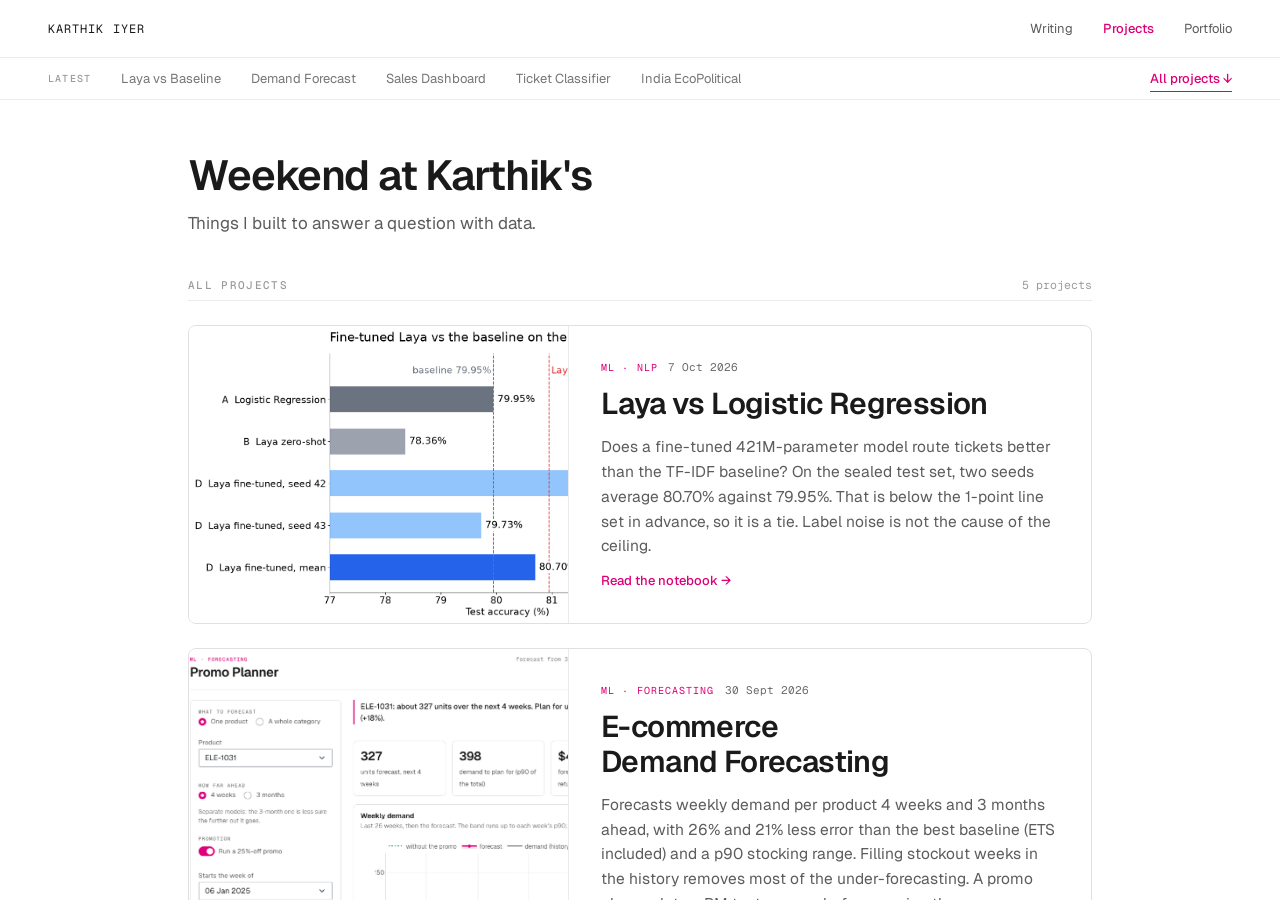
<file: site/index.html>
<!doctype html>
<!-- Site shell for projects.karthikiyer.info.
     No hash / #all-projects -> landing page. #<project id> -> that project in the frame.
     Add a project = one entry in PROJECTS below + one build step in .github/workflows/deploy-dashboard.yml.
     Header mirrors writing.karthikiyer.info (keep in sync by hand): row 1 58px, row 2 42px, 48px side
     padding, 12px Geist Mono name, 13px Geist links, pink #d07 = current, grey #767676 = not current. -->
<html lang="en">
<head>
<meta charset="utf-8">
<meta name="viewport" content="width=device-width, initial-scale=1">
<title>Weekend at Karthik's — Karthik Iyer</title>
<meta name="description" content="Things I built to answer a question with data: an e-commerce demand forecast, an e-commerce sales dashboard, a support ticket classifier, a Laya vs logistic regression comparison and a dashboard of India's economic and political growth.">
<meta property="og:type" content="website">
<meta property="og:url" content="https://projects.karthikiyer.info/">
<meta property="og:title" content="Weekend at Karthik's — Karthik Iyer">
<meta property="og:description" content="Things I built to answer a question with data.">
<meta property="og:image" content="https://projects.karthikiyer.info/img/india-ecopolitical.png">
<meta name="twitter:card" content="summary_large_image">
<link rel="icon" href="icon.svg" type="image/svg+xml">
<link rel="preconnect" href="https://fonts.googleapis.com">
<link rel="preconnect" href="https://fonts.gstatic.com" crossorigin>
<link rel="stylesheet" href="https://fonts.googleapis.com/css2?family=Geist:wght@400;500;600;700&family=Geist+Mono:wght@400;500&display=swap">
<style>
  /* Header + landing dimensions match writing.karthikiyer.info exactly (see the spec in the header comment). */
  :root { --bg: #fff; --surface-1: #fafafa; --line-subtle: #ebebeb; --line: #e0e0e0;
          --ink: #1a1a1a; --ink-secondary: #5c5c5c; --ink-muted: #6b6b6b; --ink-faint: #9b9b9b;
          --ink-quiet: #767676; /* not-current links: 4.5:1 on white */
          --accent-pink: #d07; --accent-teal: #0b7c66;
          --font-sans: "Geist", system-ui, -apple-system, sans-serif;
          --font-mono: "Geist Mono", ui-monospace, SFMono-Regular, monospace; }
  html, body { height: 100%; margin: 0; }
  body { display: flex; flex-direction: column; background: var(--bg); color: var(--ink); font-family: var(--font-sans);
         -webkit-font-smoothing: antialiased; -moz-osx-font-smoothing: grayscale; }
  a { text-decoration: none; }
  a:focus-visible { outline: 2px solid var(--accent-pink); outline-offset: 3px; border-radius: 2px; }

  /* header */
  header { flex: none; background: var(--bg); }
  .row { display: flex; align-items: center; gap: 30px; padding: 0 48px; border-bottom: 1px solid var(--line-subtle); }
  .row-1 { height: 58px; box-sizing: border-box; justify-content: space-between; }
  .row-2 { height: 42px; box-sizing: border-box; overflow-x: auto; scrollbar-width: none; } /* swipe on phones, no bar */
  .row-2::-webkit-scrollbar { display: none; }
  .wordmark { font: 400 12px var(--font-mono); letter-spacing: .09em; text-transform: uppercase; color: var(--ink); white-space: nowrap; }
  .sites { display: flex; gap: 30px; }
  .sites a { font-size: 13px; font-weight: 400; color: var(--ink-secondary); white-space: nowrap; }
  .sites a[aria-current] { color: var(--accent-pink); font-weight: 500; }
  .label { font: 500 10px var(--font-mono); letter-spacing: .12em; text-transform: uppercase; color: var(--ink-faint); white-space: nowrap; }
  .latest { display: flex; gap: 30px; }
  .latest a, .all { font-size: 13px; font-weight: 400; color: var(--ink-quiet); white-space: nowrap;
                    padding: 4px 0; border-bottom: 1px solid transparent; }
  .latest a { max-width: 32ch; overflow: hidden; text-overflow: ellipsis; }
  .latest a[aria-current], .all[aria-current] { color: var(--accent-pink); font-weight: 500; border-bottom-color: var(--accent-pink); }
  .all { margin-left: auto; }
  .latest a:hover, .all:hover, .sites a:hover { color: var(--accent-pink); }

  /* landing page */
  #landing { flex: 1; overflow-y: auto; scroll-behavior: smooth; }
  @media (prefers-reduced-motion: reduce) { #landing { scroll-behavior: auto; } }
  .content { max-width: 1000px; box-sizing: border-box; margin: 0 auto; padding: 52px 48px 112px; }
  .hero h1 { font-size: 42px; font-weight: 600; letter-spacing: -.025em; line-height: 1.1; margin: 0 0 12px; text-wrap: balance; }
  .hero p { margin: 0 0 40px; font-size: 17px; line-height: 1.6; color: var(--ink-secondary); max-width: 620px; }
  .list-head { display: flex; align-items: baseline; justify-content: space-between; padding-bottom: 8px; margin-bottom: 24px;
               border-bottom: 1px solid var(--line-subtle); scroll-margin-top: 16px; }
  .list-head h2 { font: 500 11px var(--font-mono); letter-spacing: .12em; text-transform: uppercase; color: var(--ink-faint); margin: 0; }
  .list-head span { font: 400 11.5px var(--font-mono); color: var(--ink-faint); }
  .cards { display: grid; gap: 24px; }
  .card { display: flex; gap: 32px; border: 1px solid var(--line); border-radius: 8px; overflow: hidden; }
  .thumb { flex: none; width: 380px; box-sizing: border-box; display: block; background: var(--surface-1); border-right: 1px solid var(--line-subtle); overflow: hidden; }
  .thumb img { width: 100%; height: 100%; object-fit: cover; object-position: top left; display: block; }
  .text { flex: 1; min-width: 0; padding: 34px 34px 34px 0; display: flex; flex-direction: column; gap: 13px; }
  .meta { display: flex; flex-wrap: wrap; align-items: center; gap: 10px; font: 400 11px var(--font-mono); color: var(--ink-muted); }
  .kind { font: 400 10px var(--font-mono); letter-spacing: .11em; text-transform: uppercase; color: var(--accent-pink); }
  .text h3 { font-size: 30px; font-weight: 600; letter-spacing: -.02em; line-height: 1.16; margin: 0; text-wrap: balance; }
  .text h3 a { color: inherit; }
  .text p { margin: 0; font-size: 15.5px; line-height: 1.6; color: var(--ink-secondary); }
  .links { display: flex; flex-wrap: wrap; gap: 6px 20px; font-size: 13px; font-weight: 500; }
  .links a { color: var(--accent-pink); }
  .links a.other { color: var(--ink-secondary); }
  footer { display: flex; justify-content: space-between; flex-wrap: wrap; gap: 8px 16px; padding: 24px 48px;
           border-top: 1px solid var(--line-subtle); font-size: 13px; color: var(--ink-secondary); }
  footer a { color: var(--accent-teal); }

  /* project view */
  iframe { flex: 1; width: 100%; border: 0; background: var(--bg); }

  @media (max-width: 640px) {
    .row { padding: 0 16px; gap: 18px; }
    .row-1 { height: auto; min-height: 58px; flex-wrap: wrap; row-gap: 6px; padding-block: 10px; }
    .sites, .latest { gap: 18px; }
    .content { padding: 36px 16px 64px; }
    .hero h1 { font-size: 32px; }
    .card { flex-direction: column; gap: 0; }
    .thumb { width: auto; max-height: 220px; border-right: 0; border-bottom: 1px solid var(--line-subtle); }
    .text { padding: 22px 20px 24px; }
    .text h3 { font-size: 24px; }
    footer { padding: 18px 16px; }
  }
</style>
</head>
<body>
<header>
  <div class="row row-1">
    <a class="wordmark" href="#">Karthik Iyer</a>
    <nav class="sites" aria-label="Sites">
      <a href="https://writing.karthikiyer.info">Writing</a>
      <a href="#" aria-current="page">Projects</a>
      <a href="https://karthikiyer.info">Portfolio</a>
    </nav>
  </div>
  <nav class="row row-2" aria-label="Latest projects">
    <span class="label">Latest</span>
    <div class="latest"></div>
    <a class="all" href="#all-projects"></a>
  </nav>
</header>

<main id="landing">
  <div class="content">
    <div class="hero">
      <h1>Weekend at Karthik's</h1>
      <p>Things I built to answer a question with data.</p>
    </div>
    <div class="list-head" id="all-projects"><h2>All projects</h2><span></span></div>
    <div class="cards"></div>
  </div>
  <footer><span>Karthik Iyer — data &amp; AI engineering</span><a href="https://karthikiyer.info">karthikiyer.info</a></footer>
</main>

<iframe title="Project" hidden></iframe>

<script>
  // Newest first. The latest bar shows the first five; the landing page shows all.
  const PROJECTS = [
    { id: "laya", src: "laya/", short: "Laya vs Baseline", name: "Laya vs Logistic Regression",
      kind: "ML · NLP", date: "7 Oct 2026", img: "img/laya-vs-baseline.png",
      alt: "Bar chart of test accuracy: the baseline at 79.95%, Laya zero-shot at 78.36%, fine-tuned Laya at 79.73% and 81.66% for two seeds, and a red line at 80.95%",
      summary: "Does a fine-tuned 421M-parameter model route tickets better than the TF-IDF baseline? On the sealed test set, two seeds average 80.70% against 79.95%. That is below the 1-point line set in advance, so it is a tie. Label noise is not the cause of the ceiling.",
      links: [["Read the notebook →", "#laya"]] },
    { id: "forecast", src: "forecast/", pages: { "forecast-app": "forecast-app/" }, short: "Demand Forecast", name: "E-commerce Demand Forecasting",
      kind: "ML · Forecasting", date: "30 Sept 2026", img: "img/demand-forecast.png",
      alt: "The promo planner: a product's weekly demand history, then a 4-week forecast with its p90 band and two promo weeks shaded",
      summary: "Forecasts weekly demand per product 4 weeks and 3 months ahead, with 26% and 21% less error than the best baseline (ETS included) and a p90 stocking range. Filling stockout weeks in the history removes most of the under-forecasting. A promo planner lets a PM test promos before running them.",
      links: [["Read the method →", "#forecast"], ["Plan a promo →", "#forecast-app", "other"]] },
    { id: "sales", src: "sales/", short: "Sales Dashboard", name: "E-commerce Sales Dashboard",
      kind: "Python · Shiny", date: "30 Sept 2026", img: "img/sales-dashboard.png",
      alt: "The sales dashboard: revenue share vs unit share by category, and a curve showing 154 of 320 products make 80% of revenue",
      summary: "Five questions a sales manager asks of 131 weeks of product sales. Promotions lose revenue in 6 of 8 categories, stockouts cost 3.9% of revenue, and a sales-only rule spots dying products about 4 weeks before they go.",
      links: [["Open the dashboard →", "#sales"]] },
    { id: "tickets", src: "tickets/", short: "Ticket Classifier", name: "Support Ticket Classifier",
      kind: "ML · NLP", date: "24 Sept 2026", img: "img/ticket-classifier.svg",
      alt: "Diagram: ticket text goes into a TF-IDF and logistic regression model and is routed to Incident, Request, Problem or Change",
      summary: "Routes a ticket by type from its text alone. 79.9% accuracy on a held-out test; tickets above 0.75 confidence (46% of them) are auto-routed at 96.4%.",
      links: [["Read the notebook →", "#tickets"],
              ["Read the post ↗", "https://writing.karthikiyer.info/the-model-was-fine-the-labels-werent/", "other"]] },
    { id: "india", src: "india/", short: "India EcoPolitical", name: "India EcoPolitical Growth",
      kind: "R · Shiny", date: "Aug 2026", img: "img/india-ecopolitical.png",
      alt: "The India EcoPolitical dashboard: GDP and sector-share charts with a year-range slider",
      summary: "64 indicators from World Bank, IMF and V-Dem, 1789–2031, asking what India's growth actually delivered across economy, state, society and politics.",
      links: [["Open the dashboard →", "#india"]] },
  ];

  const $ = s => document.querySelector(s);
  const esc = s => s.replace(/[&<>"]/g, c => ({ "&": "&amp;", "<": "&lt;", ">": "&gt;", '"': "&quot;" }[c]));

  $(".latest").innerHTML = PROJECTS.slice(0, 5).map(p => `<a href="#${p.id}" title="${esc(p.name)}">${esc(p.short)}</a>`).join("");
  $(".list-head span").textContent = `${PROJECTS.length} project${PROJECTS.length === 1 ? "" : "s"}`;
  $(".cards").innerHTML = PROJECTS.map(p => `
    <article class="card">
      <a class="thumb" href="#${p.id}" tabindex="-1" aria-hidden="true"><img src="${p.img}" alt="${esc(p.alt)}" loading="lazy"></a>
      <div class="text">
        <div class="meta"><span class="kind">${esc(p.kind)}</span><span>${esc(p.date)}</span></div>
        <h3><a href="#${p.id}">${esc(p.name)}</a></h3>
        <p>${esc(p.summary)}</p>
        <div class="links">${p.links.map(([t, h, c]) => `<a href="${h}"${c ? ` class="${c}"` : ""}>${esc(t)}</a>`).join("")}</div>
      </div>
    </article>`).join("");

  const landing = $("#landing"), frame = $("iframe"), all = $(".all");

  function show() {
    const id = location.hash.slice(1);
    // A project can have extra pages ({ pages: { "<hash>": "<src>" } }); they open in the frame under the same project.
    const project = PROJECTS.find(p => p.id === id || p.pages?.[id]);
    const src = project?.pages?.[id] ?? project?.src;
    document.querySelectorAll(".latest a").forEach(a =>
      project && a.hash === "#" + project.id ? a.setAttribute("aria-current", "page") : a.removeAttribute("aria-current"));

    if (project) {
      // The frame keeps its page while hidden, so going back to the same project is instant.
      if (frame.getAttribute("src") !== src) frame.src = src;
      frame.title = project.name;
      frame.hidden = false; landing.hidden = true;
      all.removeAttribute("aria-current"); all.textContent = "All projects →"; all.href = "#";
      document.title = `${project.name} — Weekend at Karthik's`;
    } else {
      frame.hidden = true; landing.hidden = false;
      all.setAttribute("aria-current", "page"); all.textContent = "All projects ↓"; all.href = "#all-projects";
      document.title = "Weekend at Karthik's — Karthik Iyer";
      if (id === "all-projects") $("#all-projects").scrollIntoView({ block: "start" });
      else landing.scrollTop = 0;
    }
  }
  addEventListener("hashchange", show);
  show();
</script>
</body>
</html>
</file>
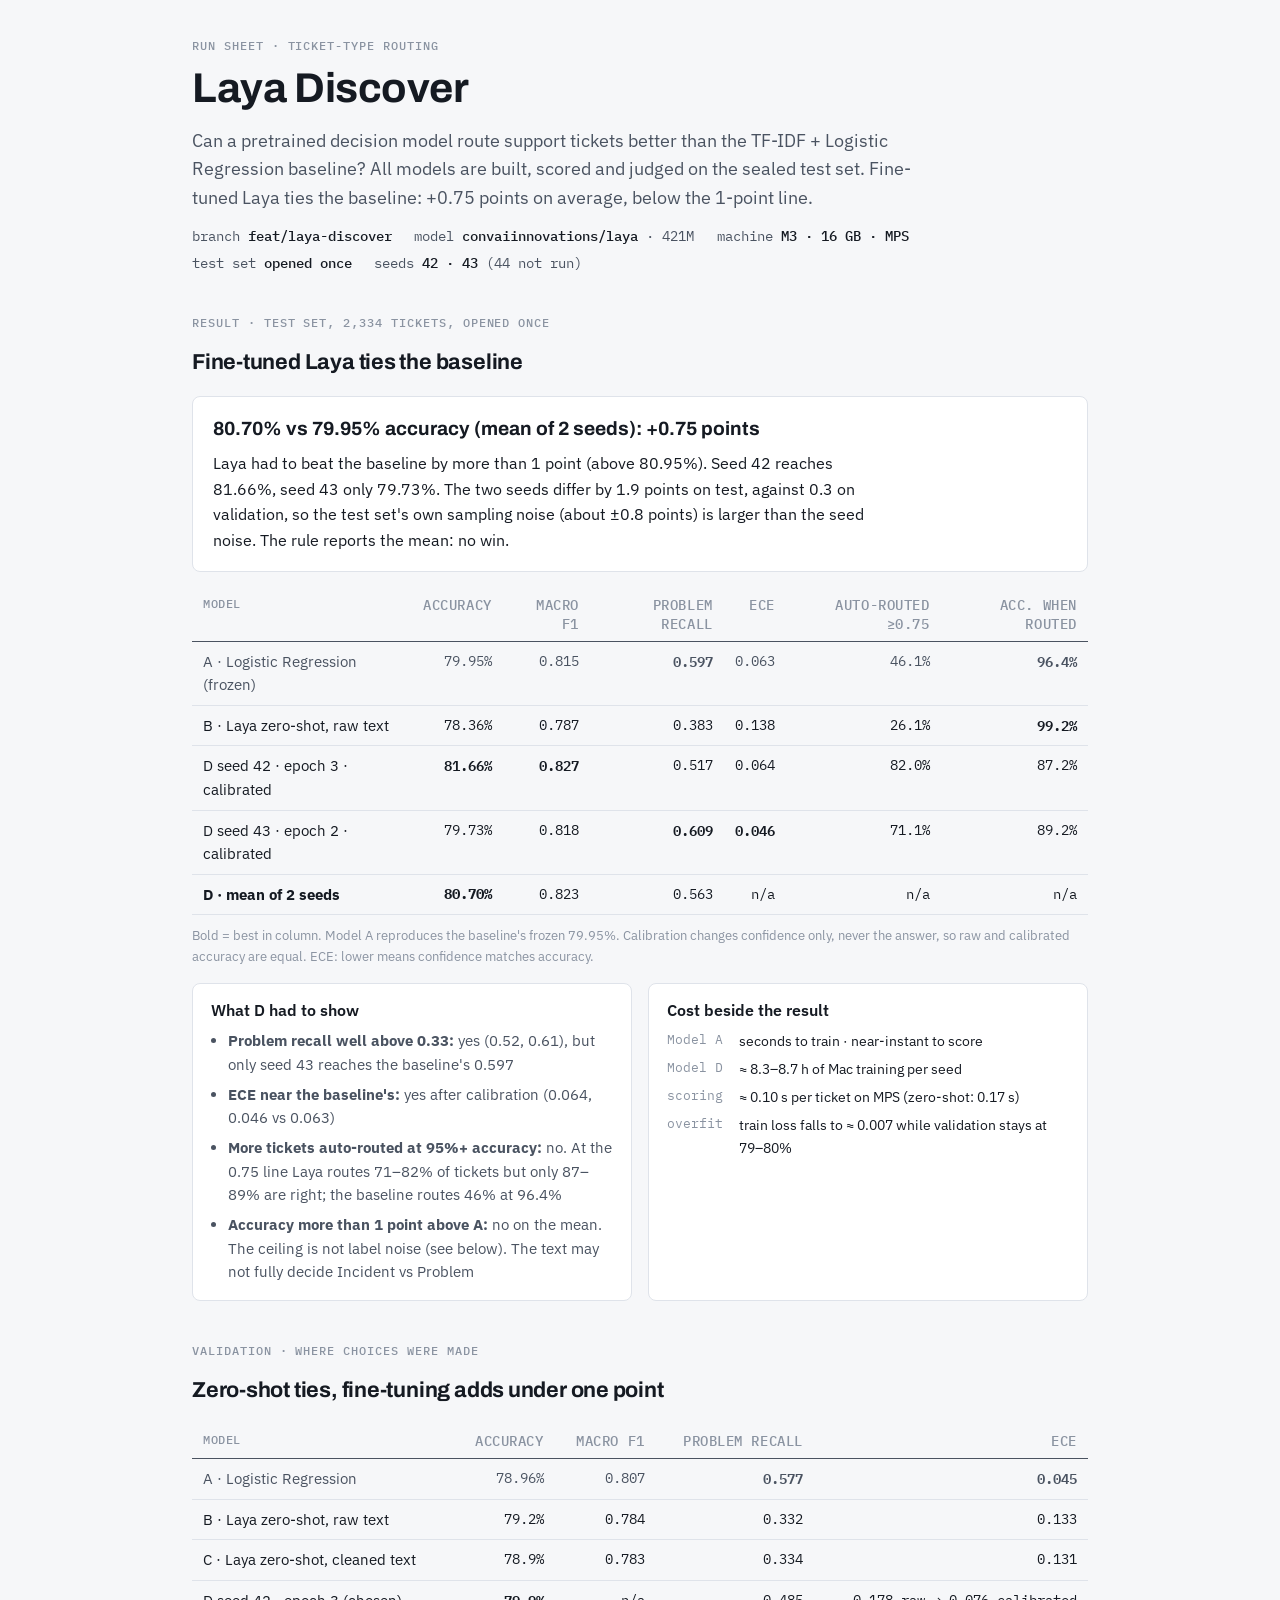
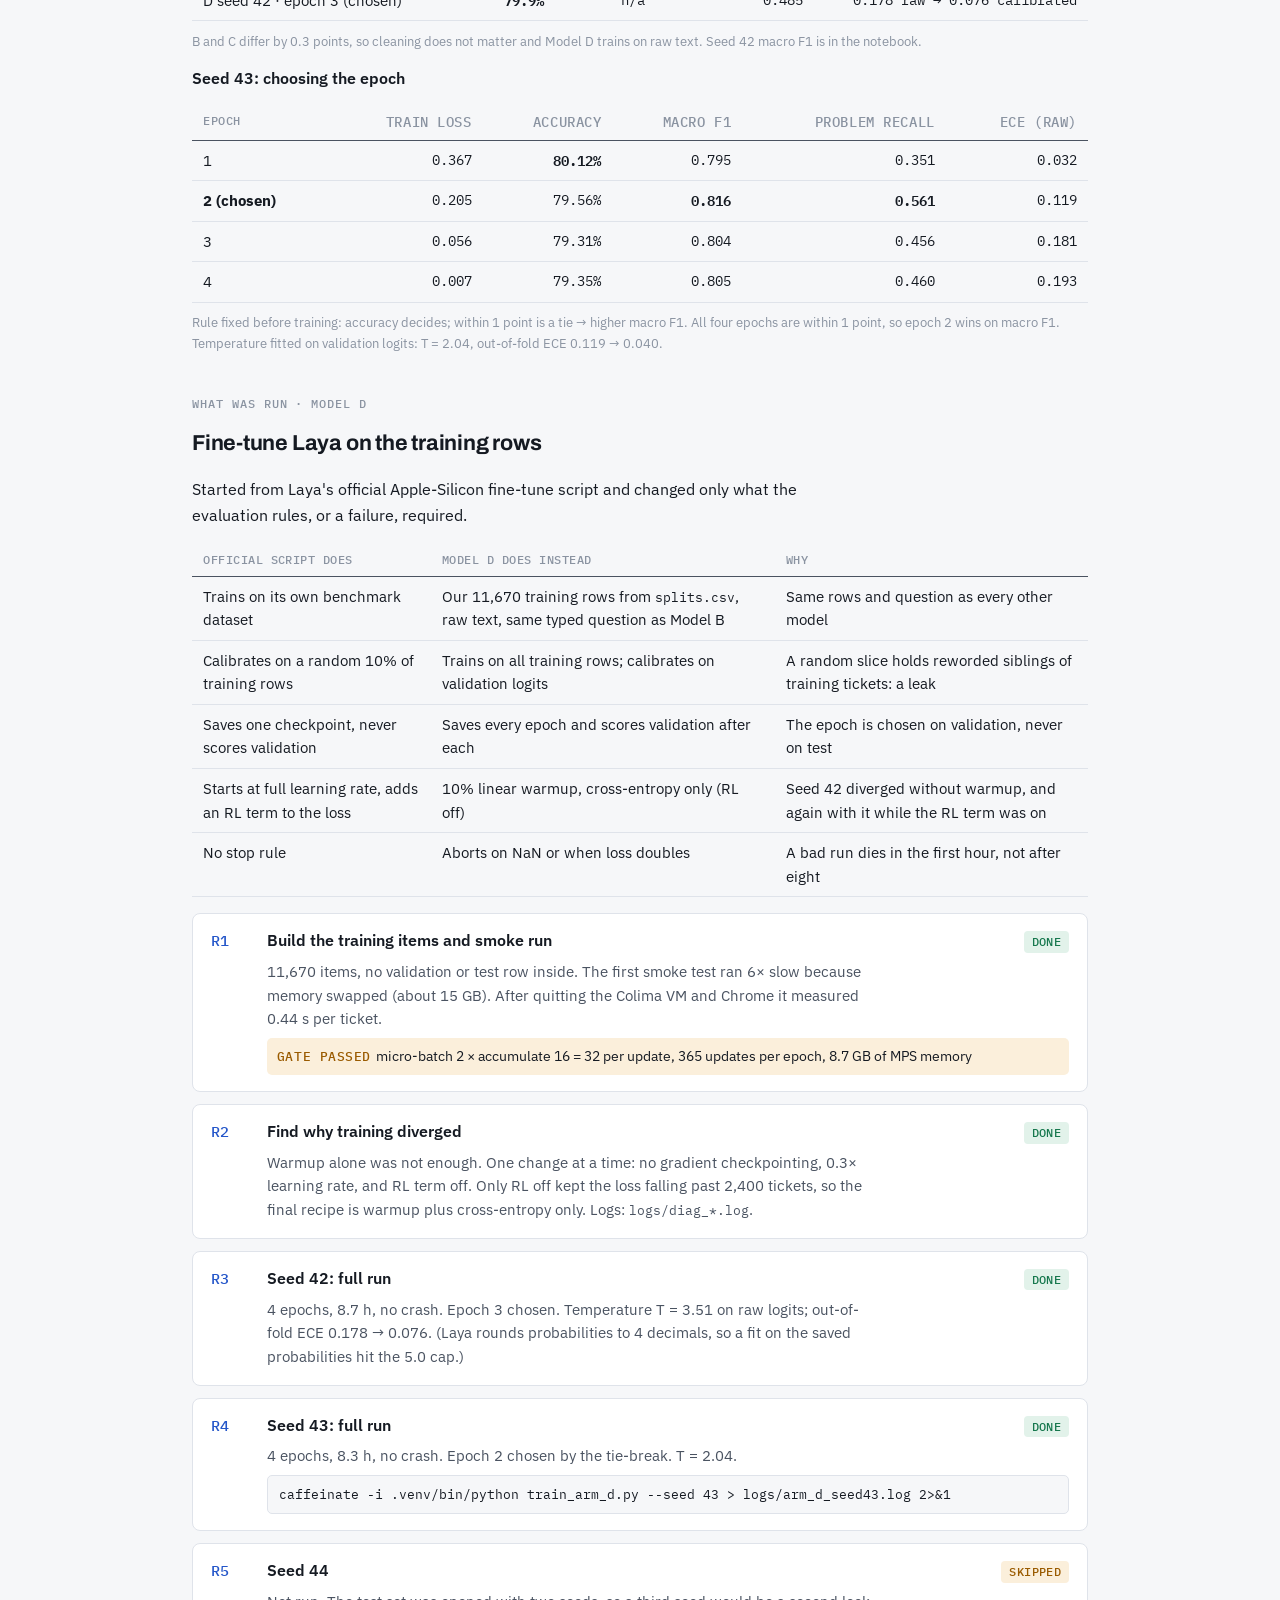
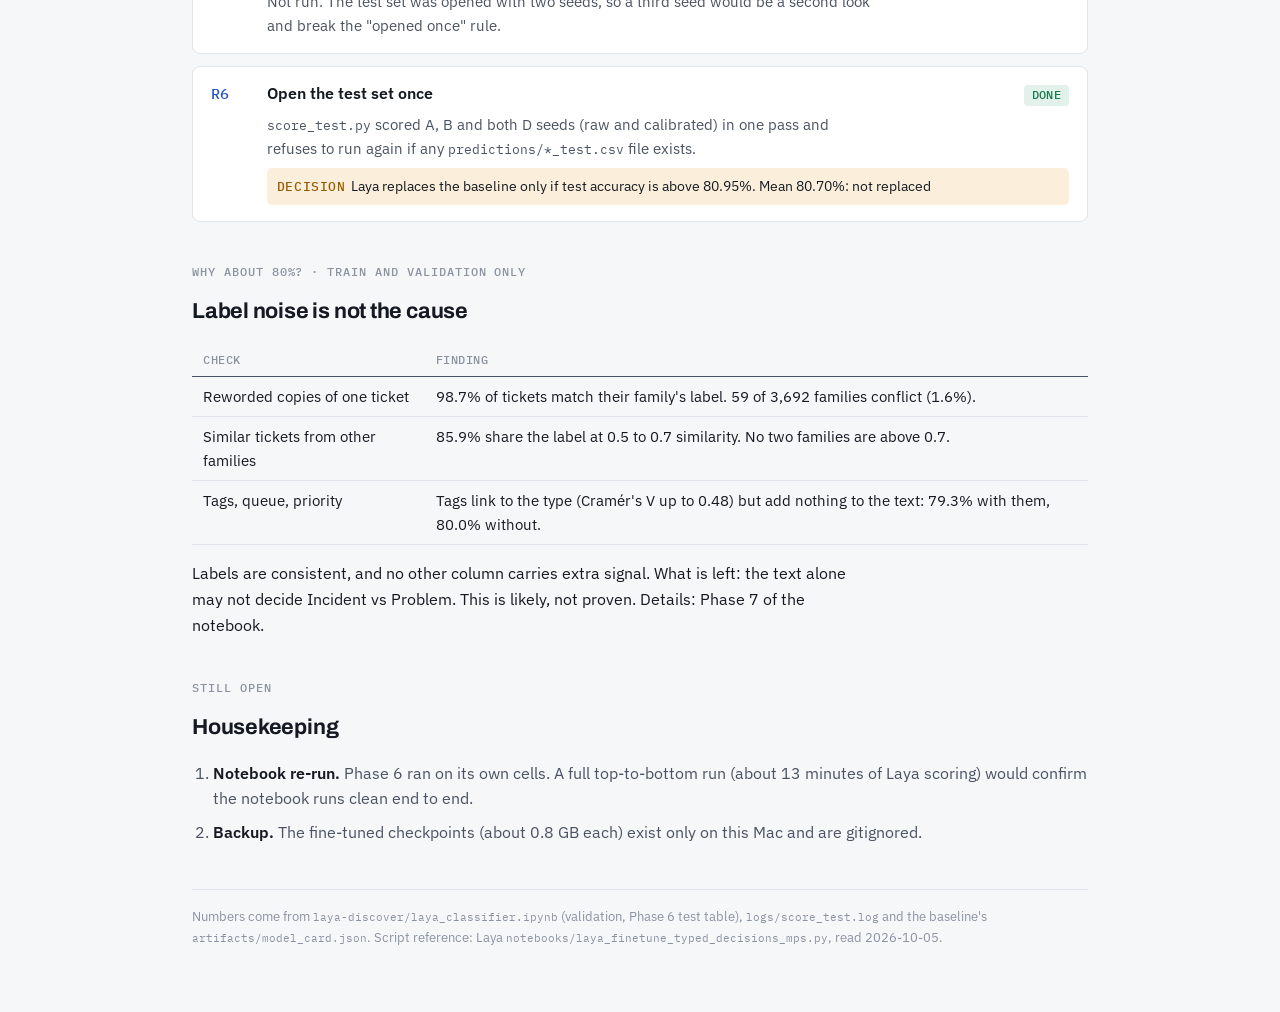
<file: laya-discover/run-sheet.html>
<!doctype html>
<html lang="en">
<meta charset="utf-8">
<meta name="viewport" content="width=device-width, initial-scale=1, viewport-fit=cover">
<title>Laya Discover</title>
<link rel="preconnect" href="https://fonts.googleapis.com">
<link rel="preconnect" href="https://fonts.gstatic.com" crossorigin>
<link rel="stylesheet" href="https://fonts.googleapis.com/css2?family=Archivo:wght@500;700&family=IBM+Plex+Sans:ital,wght@0,400;0,600;1,400&family=IBM+Plex+Mono:wght@400;500&display=swap">
<style>
/* Layout: a single run-sheet column (status → results → what's built → next run → open questions), wide items scroll in their own boxes */
:root {
  --paper: #f6f7f9;
  --sheet: #ffffff;
  --ink: #151a22;
  --ink-2: #4a5361;
  --faint: #8a93a1;
  --rule: #dfe3ea;
  --accent: #2456c9;
  --accent-wash: #e8eefb;
  --arm-a: #6b7584;
  --arm-b: #2456c9;
  --good: #17784e; --good-wash: #e2f2ea;
  --warn: #9a5b00; --warn-wash: #fbefdb;
  --bad: #b3362a; --bad-wash: #fbe6e3;
  --display: "Archivo", "Helvetica Neue", Arial, sans-serif;
  --body: "IBM Plex Sans", -apple-system, "Segoe UI", sans-serif;
  --mono: "IBM Plex Mono", ui-monospace, Menlo, monospace;
}
@media (prefers-color-scheme: dark) {
  :root:not([data-theme="light"]) {
    --paper: #12151a; --sheet: #1a1e25; --ink: #e8ebf0; --ink-2: #b4bcc8; --faint: #7f8896; --rule: #2c323c;
    --accent: #7fa3f0; --accent-wash: #1d2840; --arm-a: #9aa3b1; --arm-b: #7fa3f0;
    --good: #5fcb97; --good-wash: #16301f; --warn: #e6b25e; --warn-wash: #352712; --bad: #f08a7d; --bad-wash: #3a1c18;
    color-scheme: dark;
  }
}
:root[data-theme="dark"] {
  --paper: #12151a; --sheet: #1a1e25; --ink: #e8ebf0; --ink-2: #b4bcc8; --faint: #7f8896; --rule: #2c323c;
  --accent: #7fa3f0; --accent-wash: #1d2840; --arm-a: #9aa3b1; --arm-b: #7fa3f0;
  --good: #5fcb97; --good-wash: #16301f; --warn: #e6b25e; --warn-wash: #352712; --bad: #f08a7d; --bad-wash: #3a1c18;
  color-scheme: dark;
}

* { box-sizing: border-box; }
body { margin: 0; background: var(--paper); color: var(--ink); font: 400 1rem/1.6 var(--body); padding-inline: 1.25rem; padding-block: 2.5rem 4rem; }
main { max-width: 56rem; margin: 0 auto; display: grid; gap: 2.75rem; }
h1, h2 { font-family: var(--display); font-weight: 700; text-wrap: balance; margin: 0; letter-spacing: -0.01em; }
h1 { font-size: clamp(1.9rem, 4vw, 2.6rem); line-height: 1.1; }
h2 { font-size: 1.35rem; }
h3 { font: 600 1rem/1.35 var(--body); margin: 0; }
p { margin: 0; max-width: 68ch; }
code, .mono { font-family: var(--mono); font-size: 0.86em; }
a { color: var(--accent); }
section { display: grid; gap: 1rem; }
.eyebrow { font: 500 0.75rem/1 var(--mono); letter-spacing: 0.08em; text-transform: uppercase; color: var(--faint); }
.lede { font-size: 1.12rem; color: var(--ink-2); }

/* header */
header { display: grid; gap: 0.9rem; }
.facts { display: flex; flex-wrap: wrap; gap: 0.5rem 1.4rem; font: 0.85rem/1.4 var(--mono); color: var(--ink-2); }
.facts b { color: var(--ink); font-weight: 500; }

/* pills */
.pill { display: inline-block; font: 500 0.72rem/1 var(--mono); letter-spacing: 0.04em; text-transform: uppercase; padding: 0.3rem 0.5rem; border-radius: 4px; white-space: nowrap; }
.pill.done { background: var(--good-wash); color: var(--good); }
.pill.next { background: var(--accent-wash); color: var(--accent); }
.pill.gate { background: var(--warn-wash); color: var(--warn); }
.pill.risk { background: var(--bad-wash); color: var(--bad); }

/* results */
.verdict { background: var(--sheet); border: 1px solid var(--rule); border-radius: 8px; padding: 1.1rem 1.25rem; display: grid; gap: 0.4rem; }
.verdict strong { font-family: var(--display); font-size: 1.2rem; font-weight: 700; }
.scroll { overflow-x: auto; }
table { border-collapse: collapse; width: 100%; font-size: 0.92rem; font-variant-numeric: tabular-nums; }
th, td { padding: 0.5rem 0.7rem; border-bottom: 1px solid var(--rule); text-align: left; vertical-align: top; }
th { font: 500 0.75rem/1.3 var(--mono); letter-spacing: 0.04em; text-transform: uppercase; color: var(--faint); border-bottom-color: var(--ink-2); }
td.n, th.n { text-align: right; font-family: var(--mono); font-size: 0.88rem; }
td.best { font-weight: 600; color: var(--ink); }
tr.base td { color: var(--ink-2); }
caption { caption-side: bottom; text-align: left; font-size: 0.82rem; color: var(--faint); padding-top: 0.6rem; }

figure { margin: 0; background: var(--sheet); border: 1px solid var(--rule); border-radius: 8px; padding: 1rem 1.1rem 0.8rem; }
figure svg { display: block; width: 100%; height: auto; min-width: 34rem; }
figcaption { font-size: 0.82rem; color: var(--faint); margin-top: 0.4rem; }
svg text { font-family: var(--mono); fill: var(--ink-2); }
svg .lbl { fill: var(--ink); font-family: var(--body); }
svg .grid { stroke: var(--rule); stroke-width: 1; }
svg .barA { fill: var(--arm-a); }
svg .barB { fill: var(--arm-b); }

/* pipeline */
.pipe { background: var(--sheet); border: 1px solid var(--rule); border-radius: 8px; padding: 1rem 1.1rem; overflow-x: auto; }
.pipe pre { margin: 0; font: 0.8rem/1.55 var(--mono); color: var(--ink); }
.pipe .ok { color: var(--good); }
.pipe .dim { color: var(--faint); }

.list { display: grid; gap: 0; border-top: 1px solid var(--rule); }
.item { display: grid; grid-template-columns: minmax(0, 1fr) auto; gap: 0.25rem 1rem; padding: 0.75rem 0; border-bottom: 1px solid var(--rule); }
.item p { grid-column: 1 / -1; color: var(--ink-2); font-size: 0.92rem; }
.item h3 code { font-size: 0.85em; }

/* run plan */
.steps { display: grid; gap: 0.75rem; counter-reset: step; }
.step { display: grid; grid-template-columns: 2.6rem minmax(0, 1fr); gap: 0 0.9rem; background: var(--sheet); border: 1px solid var(--rule); border-radius: 8px; padding: 1rem 1.1rem; }
.step::before { counter-increment: step; content: "R" counter(step); font: 500 0.95rem/1.4 var(--mono); color: var(--accent); }
.step > div { display: grid; gap: 0.45rem; }
.step .head { display: flex; flex-wrap: wrap; align-items: baseline; justify-content: space-between; gap: 0.4rem 1rem; }
.step p { color: var(--ink-2); font-size: 0.93rem; }
.gate-line { font-size: 0.88rem; color: var(--ink); background: var(--warn-wash); border-radius: 5px; padding: 0.45rem 0.65rem; }
.gate-line b { color: var(--warn); font-family: var(--mono); font-weight: 500; font-size: 0.82rem; letter-spacing: 0.04em; text-transform: uppercase; margin-right: 0.35rem; }
.cmd { font: 0.8rem/1.5 var(--mono); background: var(--paper); border: 1px solid var(--rule); border-radius: 5px; padding: 0.55rem 0.7rem; overflow-x: auto; white-space: pre; }

.twocol { display: grid; grid-template-columns: repeat(auto-fit, minmax(17rem, 1fr)); gap: 1rem; }
.panel { background: var(--sheet); border: 1px solid var(--rule); border-radius: 8px; padding: 1rem 1.1rem; display: grid; gap: 0.5rem; align-content: start; }
.panel ul { margin: 0; padding-left: 1.1rem; display: grid; gap: 0.35rem; font-size: 0.93rem; color: var(--ink-2); }
.kv { display: grid; grid-template-columns: auto 1fr; gap: 0.3rem 1rem; font-size: 0.9rem; }
.kv dt { font-family: var(--mono); font-size: 0.82rem; color: var(--faint); }
.kv dd { margin: 0; font-variant-numeric: tabular-nums; }
.est { font-size: 0.82rem; color: var(--faint); }

ol.q { margin: 0; padding-left: 1.3rem; display: grid; gap: 0.5rem; color: var(--ink-2); }
ol.q b { color: var(--ink); font-weight: 600; }
footer { font-size: 0.82rem; color: var(--faint); border-top: 1px solid var(--rule); padding-top: 1rem; }

@media (max-width: 34rem) {
  .step { grid-template-columns: 1fr; gap: 0.3rem; }
}
</style>

<main>
  <header>
    <p class="eyebrow">Run sheet · ticket-type routing</p>
    <h1>Laya Discover</h1>
    <p class="lede">Can a pretrained decision model route support tickets better than the TF-IDF + Logistic Regression baseline? All models are built, scored and judged on the sealed test set. Fine-tuned Laya ties the baseline: +0.75 points on average, below the 1-point line.</p>
    <div class="facts">
      <span>branch <b>feat/laya-discover</b></span>
      <span>model <b>convaiinnovations/laya</b> · 421M</span>
      <span>machine <b>M3 · 16 GB · MPS</b></span>
      <span>test set <b>opened once</b></span>
      <span>seeds <b>42 · 43</b> (44 not run)</span>
    </div>
  </header>

  <section>
    <p class="eyebrow">Result · test set, 2,334 tickets, opened once</p>
    <h2>Fine-tuned Laya ties the baseline</h2>
    <div class="verdict">
      <strong>80.70% vs 79.95% accuracy (mean of 2 seeds): +0.75 points</strong>
      <p>Laya had to beat the baseline by more than 1 point (above 80.95%). Seed 42 reaches 81.66%, seed 43 only 79.73%. The two seeds differ by 1.9 points on test, against 0.3 on validation, so the test set's own sampling noise (about ±0.8 points) is larger than the seed noise. The rule reports the mean: no win.</p>
    </div>
    <div class="scroll">
      <table>
        <thead><tr><th>Model</th><th class="n">Accuracy</th><th class="n">Macro F1</th><th class="n">Problem recall</th><th class="n">ECE</th><th class="n">Auto-routed ≥0.75</th><th class="n">Acc. when routed</th></tr></thead>
        <tbody>
          <tr class="base"><td>A · Logistic Regression (frozen)</td><td class="n">79.95%</td><td class="n">0.815</td><td class="n best">0.597</td><td class="n">0.063</td><td class="n">46.1%</td><td class="n best">96.4%</td></tr>
          <tr><td>B · Laya zero-shot, raw text</td><td class="n">78.36%</td><td class="n">0.787</td><td class="n">0.383</td><td class="n">0.138</td><td class="n">26.1%</td><td class="n best">99.2%</td></tr>
          <tr><td>D seed 42 · epoch 3 · calibrated</td><td class="n best">81.66%</td><td class="n best">0.827</td><td class="n">0.517</td><td class="n">0.064</td><td class="n">82.0%</td><td class="n">87.2%</td></tr>
          <tr><td>D seed 43 · epoch 2 · calibrated</td><td class="n">79.73%</td><td class="n">0.818</td><td class="n best">0.609</td><td class="n best">0.046</td><td class="n">71.1%</td><td class="n">89.2%</td></tr>
          <tr><td><b>D · mean of 2 seeds</b></td><td class="n"><b>80.70%</b></td><td class="n">0.823</td><td class="n">0.563</td><td class="n">n/a</td><td class="n">n/a</td><td class="n">n/a</td></tr>
        </tbody>
        <caption>Bold = best in column. Model A reproduces the baseline's frozen 79.95%. Calibration changes confidence only, never the answer, so raw and calibrated accuracy are equal. ECE: lower means confidence matches accuracy.</caption>
      </table>
    </div>

    <div class="twocol">
      <div class="panel">
        <h3>What D had to show</h3>
        <ul>
          <li><b>Problem recall well above 0.33:</b> yes (0.52, 0.61), but only seed 43 reaches the baseline's 0.597</li>
          <li><b>ECE near the baseline's:</b> yes after calibration (0.064, 0.046 vs 0.063)</li>
          <li><b>More tickets auto-routed at 95%+ accuracy:</b> no. At the 0.75 line Laya routes 71–82% of tickets but only 87–89% are right; the baseline routes 46% at 96.4%</li>
          <li><b>Accuracy more than 1 point above A:</b> no on the mean. The ceiling is not label noise (see below). The text may not fully decide Incident vs Problem</li>
        </ul>
      </div>
      <div class="panel">
        <h3>Cost beside the result</h3>
        <div class="kv">
          <dt>Model A</dt><dd>seconds to train · near-instant to score</dd>
          <dt>Model D</dt><dd>≈ 8.3–8.7 h of Mac training per seed</dd>
          <dt>scoring</dt><dd>≈ 0.10 s per ticket on MPS (zero-shot: 0.17 s)</dd>
          <dt>overfit</dt><dd>train loss falls to ≈ 0.007 while validation stays at 79–80%</dd>
        </div>
      </div>
    </div>
  </section>

  <section>
    <p class="eyebrow">Validation · where choices were made</p>
    <h2>Zero-shot ties, fine-tuning adds under one point</h2>
    <div class="scroll">
      <table>
        <thead><tr><th>Model</th><th class="n">Accuracy</th><th class="n">Macro F1</th><th class="n">Problem recall</th><th class="n">ECE</th></tr></thead>
        <tbody>
          <tr class="base"><td>A · Logistic Regression</td><td class="n">78.96%</td><td class="n">0.807</td><td class="n best">0.577</td><td class="n best">0.045</td></tr>
          <tr><td>B · Laya zero-shot, raw text</td><td class="n">79.2%</td><td class="n">0.784</td><td class="n">0.332</td><td class="n">0.133</td></tr>
          <tr><td>C · Laya zero-shot, cleaned text</td><td class="n">78.9%</td><td class="n">0.783</td><td class="n">0.334</td><td class="n">0.131</td></tr>
          <tr><td>D seed 42 · epoch 3 (chosen)</td><td class="n best">79.9%</td><td class="n">n/a</td><td class="n">0.485</td><td class="n">0.178 raw → 0.076 calibrated</td></tr>
        </tbody>
        <caption>B and C differ by 0.3 points, so cleaning does not matter and Model D trains on raw text. Seed 42 macro F1 is in the notebook.</caption>
      </table>
    </div>
    <h3>Seed 43: choosing the epoch</h3>
    <div class="scroll">
      <table>
        <thead><tr><th>Epoch</th><th class="n">Train loss</th><th class="n">Accuracy</th><th class="n">Macro F1</th><th class="n">Problem recall</th><th class="n">ECE (raw)</th></tr></thead>
        <tbody>
          <tr><td>1</td><td class="n">0.367</td><td class="n best">80.12%</td><td class="n">0.795</td><td class="n">0.351</td><td class="n">0.032</td></tr>
          <tr><td><b>2 (chosen)</b></td><td class="n">0.205</td><td class="n">79.56%</td><td class="n best">0.816</td><td class="n best">0.561</td><td class="n">0.119</td></tr>
          <tr><td>3</td><td class="n">0.056</td><td class="n">79.31%</td><td class="n">0.804</td><td class="n">0.456</td><td class="n">0.181</td></tr>
          <tr><td>4</td><td class="n">0.007</td><td class="n">79.35%</td><td class="n">0.805</td><td class="n">0.460</td><td class="n">0.193</td></tr>
        </tbody>
        <caption>Rule fixed before training: accuracy decides; within 1 point is a tie → higher macro F1. All four epochs are within 1 point, so epoch 2 wins on macro F1. Temperature fitted on validation logits: T = 2.04, out-of-fold ECE 0.119 → 0.040.</caption>
      </table>
    </div>
  </section>

  <section>
    <p class="eyebrow">What was run · Model D</p>
    <h2>Fine-tune Laya on the training rows</h2>
    <p>Started from Laya's official Apple-Silicon fine-tune script and changed only what the evaluation rules, or a failure, required.</p>

    <div class="scroll">
      <table>
        <thead><tr><th>Official script does</th><th>Model D does instead</th><th>Why</th></tr></thead>
        <tbody>
          <tr><td>Trains on its own benchmark dataset</td><td>Our 11,670 training rows from <code>splits.csv</code>, raw text, same typed question as Model B</td><td>Same rows and question as every other model</td></tr>
          <tr><td>Calibrates on a random 10% of training rows</td><td>Trains on all training rows; calibrates on validation logits</td><td>A random slice holds reworded siblings of training tickets: a leak</td></tr>
          <tr><td>Saves one checkpoint, never scores validation</td><td>Saves every epoch and scores validation after each</td><td>The epoch is chosen on validation, never on test</td></tr>
          <tr><td>Starts at full learning rate, adds an RL term to the loss</td><td>10% linear warmup, cross-entropy only (RL off)</td><td>Seed 42 diverged without warmup, and again with it while the RL term was on</td></tr>
          <tr><td>No stop rule</td><td>Aborts on NaN or when loss doubles</td><td>A bad run dies in the first hour, not after eight</td></tr>
        </tbody>
      </table>
    </div>

    <div class="steps">
      <div class="step"><div>
        <div class="head"><h3>Build the training items and smoke run</h3><span class="pill done">done</span></div>
        <p>11,670 items, no validation or test row inside. The first smoke test ran 6× slow because memory swapped (about 15 GB). After quitting the Colima VM and Chrome it measured 0.44 s per ticket.</p>
        <div class="gate-line"><b>Gate passed</b>micro-batch 2 × accumulate 16 = 32 per update, 365 updates per epoch, 8.7 GB of MPS memory</div>
      </div></div>

      <div class="step"><div>
        <div class="head"><h3>Find why training diverged</h3><span class="pill done">done</span></div>
        <p>Warmup alone was not enough. One change at a time: no gradient checkpointing, 0.3× learning rate, and RL term off. Only RL off kept the loss falling past 2,400 tickets, so the final recipe is warmup plus cross-entropy only. Logs: <code>logs/diag_*.log</code>.</p>
      </div></div>

      <div class="step"><div>
        <div class="head"><h3>Seed 42: full run</h3><span class="pill done">done</span></div>
        <p>4 epochs, 8.7 h, no crash. Epoch 3 chosen. Temperature T = 3.51 on raw logits; out-of-fold ECE 0.178 → 0.076. (Laya rounds probabilities to 4 decimals, so a fit on the saved probabilities hit the 5.0 cap.)</p>
      </div></div>

      <div class="step"><div>
        <div class="head"><h3>Seed 43: full run</h3><span class="pill done">done</span></div>
        <p>4 epochs, 8.3 h, no crash. Epoch 2 chosen by the tie-break. T = 2.04.</p>
        <div class="cmd">caffeinate -i .venv/bin/python train_arm_d.py --seed 43 &gt; logs/arm_d_seed43.log 2&gt;&amp;1</div>
      </div></div>

      <div class="step"><div>
        <div class="head"><h3>Seed 44</h3><span class="pill gate">skipped</span></div>
        <p>Not run. The test set was opened with two seeds, so a third seed would be a second look and break the "opened once" rule.</p>
      </div></div>

      <div class="step"><div>
        <div class="head"><h3>Open the test set once</h3><span class="pill done">done</span></div>
        <p><code>score_test.py</code> scored A, B and both D seeds (raw and calibrated) in one pass and refuses to run again if any <code>predictions/*_test.csv</code> file exists.</p>
        <div class="gate-line"><b>Decision</b>Laya replaces the baseline only if test accuracy is above 80.95%. Mean 80.70%: not replaced</div>
      </div></div>
    </div>
  </section>

  <section>
    <p class="eyebrow">Why about 80%? · train and validation only</p>
    <h2>Label noise is not the cause</h2>
    <div class="scroll">
      <table>
        <thead><tr><th>Check</th><th>Finding</th></tr></thead>
        <tbody>
          <tr><td>Reworded copies of one ticket</td><td>98.7% of tickets match their family's label. 59 of 3,692 families conflict (1.6%).</td></tr>
          <tr><td>Similar tickets from other families</td><td>85.9% share the label at 0.5 to 0.7 similarity. No two families are above 0.7.</td></tr>
          <tr><td>Tags, queue, priority</td><td>Tags link to the type (Cramér's V up to 0.48) but add nothing to the text: 79.3% with them, 80.0% without.</td></tr>
        </tbody>
      </table>
    </div>
    <p>Labels are consistent, and no other column carries extra signal. What is left: the text alone may not decide Incident vs Problem. This is likely, not proven. Details: Phase 7 of the notebook.</p>
  </section>

  <section>
    <p class="eyebrow">Still open</p>
    <h2>Housekeeping</h2>
    <ol class="q">
      <li><b>Notebook re-run.</b> Phase 6 ran on its own cells. A full top-to-bottom run (about 13 minutes of Laya scoring) would confirm the notebook runs clean end to end.</li>
      <li><b>Backup.</b> The fine-tuned checkpoints (about 0.8 GB each) exist only on this Mac and are gitignored.</li>
    </ol>
  </section>

  <footer>Numbers come from <code>laya-discover/laya_classifier.ipynb</code> (validation, Phase 6 test table), <code>logs/score_test.log</code> and the baseline's <code>artifacts/model_card.json</code>. Script reference: Laya <code>notebooks/laya_finetune_typed_decisions_mps.py</code>, read 2026-10-05.</footer>
</main>
</file>
